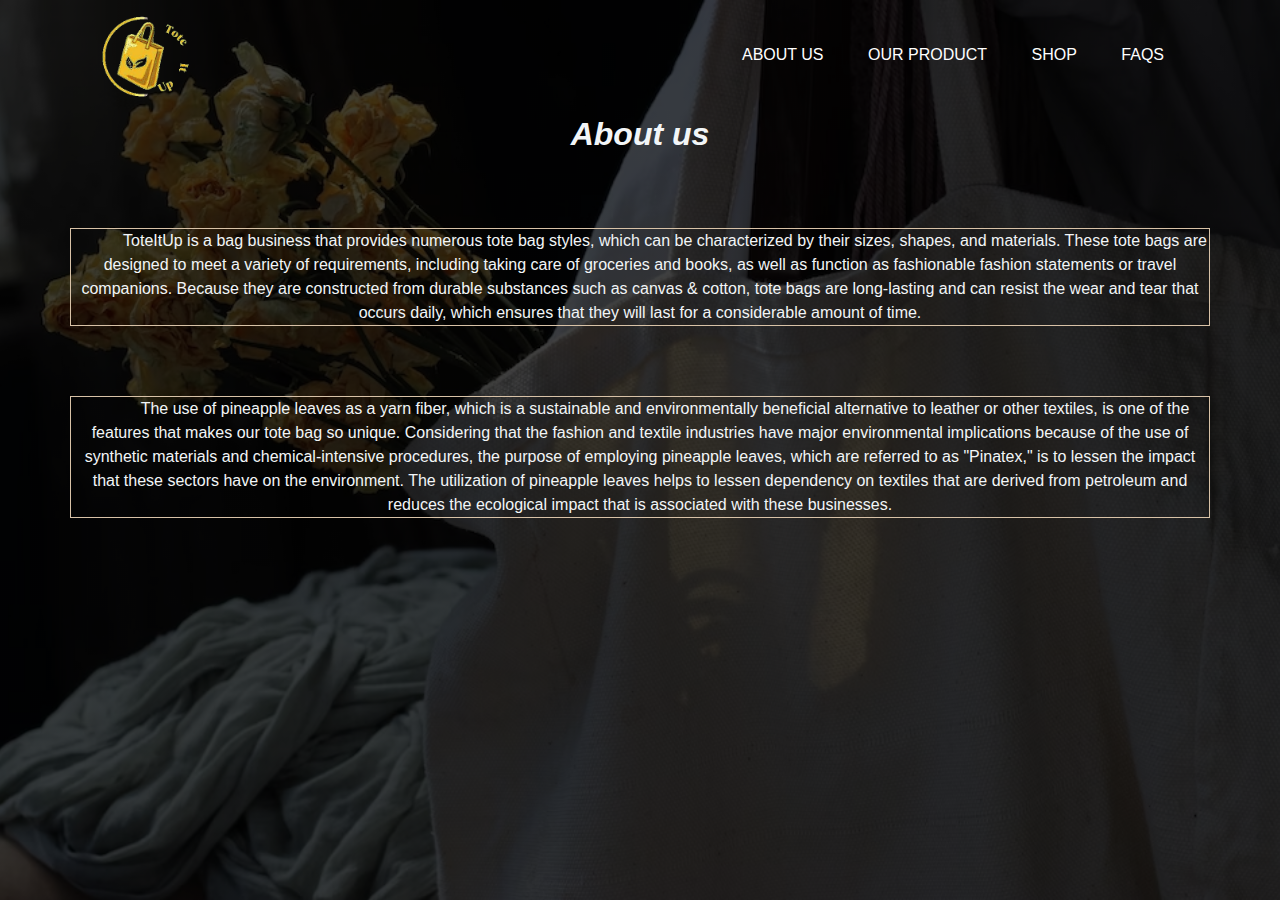
<file: about us.html>
<html>
<head>

<title> About Us</title>
   <link rel="stylesheet" href="about us.css">
</head>
<body>
    <div class="banner">
        <div class="navbar">
            <a href="index.html"><img src="image/logo_biz.png" class="logo"></a>
            <ul>
                <li><a href="index.html">ABOUT US</a></li>
                <li><a href="our product.html">OUR PRODUCT</a></li>
                <li><a href="shop.html">SHOP</a></li>
                <li><a href="faqs.html">FAQS</a></li>
            </ul>
        </div>

      <!-- Content -->

          <center><h1><i>About us</i></h1>
          

          <p class="big" align="center">ToteItUp is a bag business that provides numerous tote bag styles, which can be characterized by their sizes, shapes, and materials. These tote bags are designed to meet a variety of requirements, including taking care of groceries and books, as well as function as fashionable fashion statements or travel companions. Because they are constructed from durable substances such as canvas & cotton, tote bags are long-lasting and can resist the wear and tear that occurs daily, which ensures that they will last for a considerable amount of time.</p>
          
          <p class="big" align="center">The use of pineapple leaves as a yarn fiber, which is a sustainable and environmentally beneficial alternative to leather or other textiles, is one of the features that makes our tote bag so unique. Considering that the fashion and textile industries have major environmental implications because of the use of synthetic materials and chemical-intensive procedures, the purpose of employing pineapple leaves, which are referred to as "Pinatex," is to lessen the impact that these sectors have on the environment. The utilization of pineapple leaves helps to lessen dependency on textiles that are derived from petroleum and reduces the ecological impact that is associated with these businesses.</p>
          </body>
          </div>
</html>
</file>
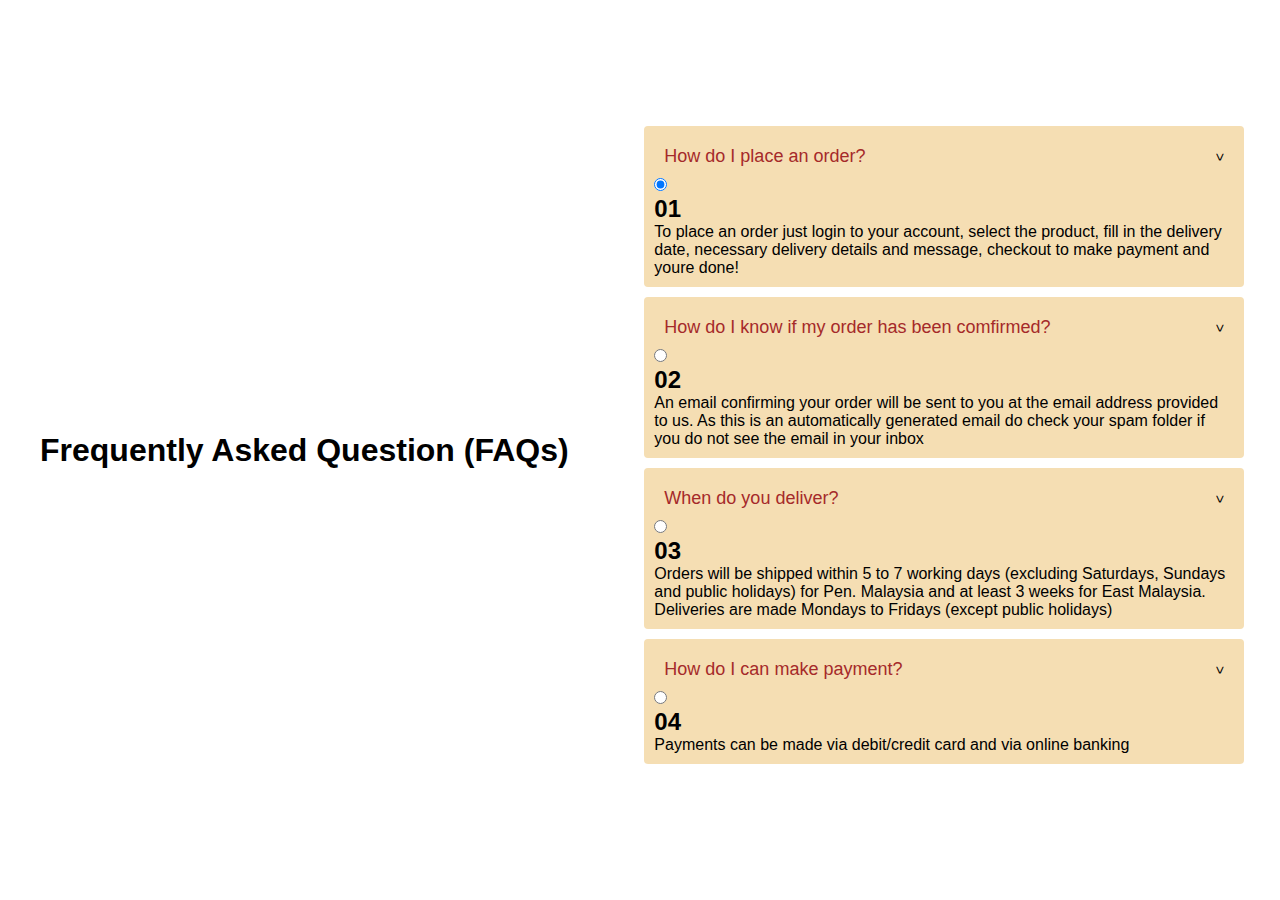
<file: faqs.html>
<!DOCTYPE html>
<html lang="en">
<head>
    <meta charset="UTF-8">
    <title>Faqs Page</title>
    <link rel="stylesheet" href="faqs.css">
</head>
<body>
    <div class="container">
        <h1>Frequently Asked Question (FAQs)</h1>
    </div>
    <ul id="placeorder">
        <li>
            <label for="first">How do I place an order?<span>&#x3e;</span></label>
            <div class="tab">
            <input type="radio" name="placeorder" id="first" checked>
                <h2>01</h2>
                <p>To place an order just login to your account, select the product, fill in the 
                delivery date, necessary delivery details and message, checkout to make payment and youre done!</p>
            </div>
        </li>
        <li>
            <label for="second">How do I know if my order has been comfirmed?<span>&#x3e;</span></label>
            <div class="tab">
            <input type="radio" name="placeorder" id="second">
                <h2>02</h2>
                <p>An email confirming your order will be sent to you at the email address provided to us. As this is an automatically 
                    generated email do check your spam folder if you do not see the email in your inbox</p>
            </div>
        </li>
        <li>
            <label for="third">When do you deliver?<span>&#x3e;</span></label>
            <div class="tab">
            <input type="radio" name="placeorder" id="third">
                <h2>03</h2>
                <p>Orders will be shipped within 5 to 7 working days (excluding Saturdays, Sundays and public holidays) 
                    for Pen. Malaysia and at least 3 weeks for East Malaysia. Deliveries are made Mondays to Fridays (except public holidays)</p>
            </div>
        </li>
        <li>
            <label for="forth">How do I can make payment?<span>&#x3e;</span></label>
            <div class="tab">
            <input type="radio" name="placeorder" id="forth">
                <h2>04</h2>
                <p>Payments can be made via debit/credit card and via online banking</p>
            </div>
        </li>
    </ul>  
</body>
</html>
</file>
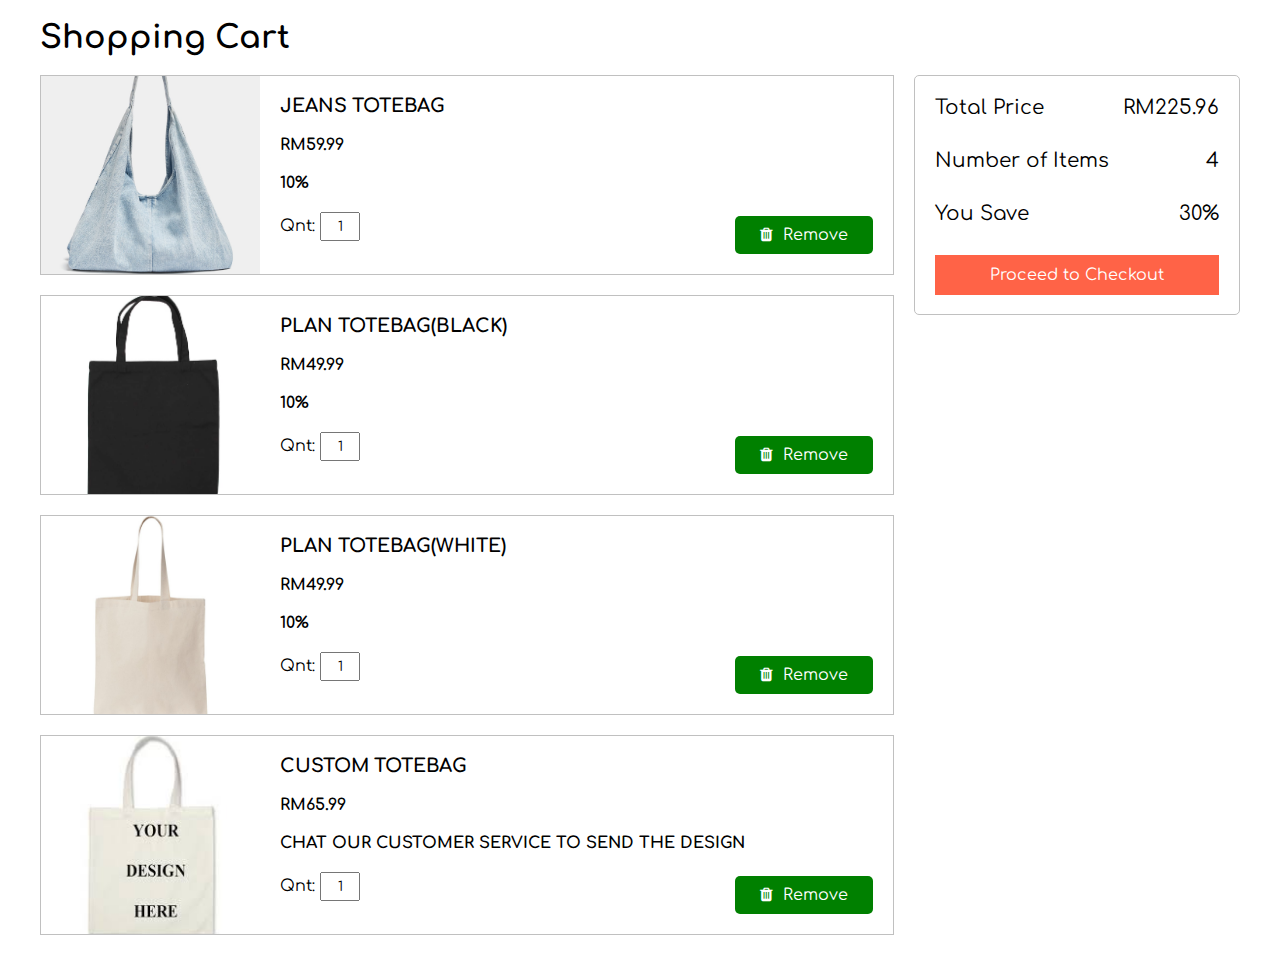
<file: shop.html>
<!DOCTYPE html>

<html>

<head>

	<title>Shopping Cart</title>

	<link rel="stylesheet" type="text/css" href="shop.css">

	<link rel="stylesheet" type="text/css" href="https://stackpath.bootstrapcdn.com/font-awesome/4.7.0/css/font-awesome.min.css">

</head>

<body>



<div class="container">

	<h1>Shopping Cart</h1>

	<div class="cart">

		<div class="products">

			<div class="product">

				<img src="gambar/jeanstotebag.jpg">

				<div class="product-info">

					<h3 class="product-name">JEANS TOTEBAG</h3>

					<h4 class="product-price">RM59.99</h4>

					<h4 class="product-offer">10%</h4>

					<p class="product-quantity">Qnt: <input value="1" name="">

					<p class="product-remove">

						<i class="fa fa-trash" aria-hidden="true"></i>

						<span class="remove">Remove</span>

					</p>

				</div>

			</div>

			<div class="product">

				<img src="gambar/totebag4.jpg">

				<div class="product-info">

					<h3 class="product-name">PLAN TOTEBAG(BLACK)</h3>

					<h4 class="product-price">RM49.99</h4>

					<h4 class="product-offer">10%</h4>

					<p class="product-quantity">Qnt: <input value="1" name="">

					<p class="product-remove">

						<i class="fa fa-trash" aria-hidden="true"></i>

						<span class="remove">Remove</span>

					</p>

				</div>

			</div>

            <div class="product2">

				<img src="gambar/totebag3.jpeg">

				<div class="product-info">

					<h3 class="product-name">PLAN TOTEBAG(WHITE)</h3>

					<h4 class="product-price">RM49.99</h4>

					<h4 class="product-offer">10%</h4>

					<p class="product-quantity">Qnt: <input value="1" name="">

					<p class="product-remove">

						<i class="fa fa-trash" aria-hidden="true"></i>

						<span class="remove">Remove</span>

					</p>

				</div>

			</div>

            <div class="product3">

				<img src="gambar/totebagcustom.jpeg">

				<div class="product-info">

					<h3 class="product-name">CUSTOM TOTEBAG</h3>

					<h4 class="product-price">RM65.99</h4>

					<h4 class="product-offer">CHAT OUR CUSTOMER SERVICE TO SEND THE DESIGN</h4>

					<p class="product-quantity">Qnt: <input value="1" >

					<p class="product-remove">

						<i class="fa fa-trash" aria-hidden="true"></i>

						<span class="remove">Remove</span>

					</p>

				</div>

			</div>


		</div>

		<div class="cart-total">

			<p>

				<span>Total Price</span>

				<span>RM225.96</span>

			</p>

			<p>

				<span>Number of Items</span>

				<span>4</span>

			</p>

			<p>

				<span>You Save</span>

				<span>30%</span>

			</p>

			<a href="checkout.html">Proceed to Checkout</a>

		</div>

	</div>

</div>



</body>


</html>
</file>
<file: about us.css>
*{
    margin: 0;
    padding: 0;
    font-family: sans-serif;
}
.banner{
    width: 100%;
    height: 100vh;
    background-image: linear-gradient(rgba(0,0,0,0.75),rgba(0,0,0,0.75)),url(image/tote\ bag\ wallpaper.jpg);
    background-size: cover;
    background-position: center;
}
.navbar{
    width: 85%;
    margin: auto;
    padding:10px 0;
    display: flex;
    align-items: center;
    justify-content: space-between;
}
.logo{
    width: 100px;
    cursor: pointer;
}
.navbar ul li{
    list-style: none;
    display: inline-block;
    margin: 0 20px;
    position: relative;
}
.navbar ul li a{
    text-decoration: none;
    color: #fff;
    text-transform: uppercase;
}
.navbar ul li::after{
    content: '';
    height: 3px;
    width: 0%;
    background: #eaee07;
    position: absolute;
    left: 0;
    bottom: -7;
    transition: 0.5s;
}
.navbar ul li:hover::after{
    width: 100%;
}
.content{
    width: 100%;
    position: absolute;
    top: 50%;
    transform: translate(0%);
    text-align: center;
    color:#fff
}
.content h1{
    font-size: 50px;
    margin-top:-70px;
}
.content p{
    margin: 20px auto;
    font-weight: 100;
    line-height: 25px;
}
button{
    width: 200px;
    padding: 20px 0 ;
    text-align: center;
    margin: 20px 10px;
    border-radius: 25px;
    font-weight: bold;
    border: 2px solid #eaee07;
    background: transparent;
    color: #fff;
    cursor: pointer;
    position: relative;
    overflow: hidden;
}
span{
    background: #eaee07;
    height:100%;
    width: 0%;
    border-radius: 25px;
    position: absolute;
    left:0;
    bottom: 0;
    z-index: -1;
    transition: 0.5s;
}
button:hover span{
    width: 100%;
}
button:hover{
    border: none;
}

    p.big {
      font-family: Arial;
       margin: 70px;
       border: 1px solid #D8C2A7;
       text-indent: 50px;
       line-height: 1.5;
     }
    


  body {
    margin: 0;
    font-family: 'Times New Roman', Times, serif;
    font-size: 1rem;
    font-weight: 400;
    line-height: 1.5;
    color: #f2f5f7;
    text-align: left;
    background-color: #fcfcfb; }
  
  [tabindex="-1"]:focus {
    outline: 0 !important; }
  
  hr {
    -webkit-box-sizing: content-box;
    box-sizing: content-box;
    height: 0;
    overflow: visible; }
  
  h1, h2, h3, h4, h5, h6 {
    margin-top: 0;
    margin-bottom: 0.5rem; }
  
  p {
    margin-top: 0;
    margin-bottom: 1rem; }
</file>
<file: faqs.css>
*{
    margin: 0;
    padding: 0;
    box-sizing: border-box;
    font-family: "Poppin", sans-serif;
}
body{
    display: flex;
    justify-content: center;
    align-items: center;
    min-height: 100vh;
   background: white;
}
.container{
    margin: 0 40px;
    max-width: 600px;
    display: flex;
    flex-direction: column;
    gap: 20px;
}
#placeorder{
    margin: 100px auto;
    width: 600px;
}
#placeorder li{
    list-style: none;
    width: 100%;
    margin-bottom: 10px;
    background: wheat;
    padding: 10px;
    border-radius: 4px;
}
#placeorder li label{
    padding: 10px;
    display: flex;
    align-items: center;
    justify-content: space-between;
    font-size: 18px;
    font-weight: 500;
    cursor: pointer;
    color: brown;
}
#placeorder li label span{
    transform: rotate(90deg);
    font-size: 14px;
    color: black;
}
#placeorder label + input[type="radio"]{
    display: none;
}
#placeorder .content{
    padding: 0 10px;
    line-height: 26px;
    max-height: 0;
    overflow: hidden;
    transition: max-height 0.5s;
}
#placeorder label + input[type="radio"]:checked + .content{
    max-height: 400px;
}
</file>
<file: shop.css>
@import url('https://fonts.googleapis.com/css2?family=Comfortaa&display=swap');
*{

	font-family: 'Comfortaa', cursive;

	margin: 0;

	padding: 0;

	box-sizing: border-box;

}

.container{

	max-width: 1200px;

	margin: 0 auto;

}

.container > h1{

	padding: 20px 0;

}

.cart{

	display: flex;

}

.products{

	flex: 0.75;

}

.product{

	display: flex;

	width: 100%;

	height: 200px;

	overflow: hidden;

	border: 1px solid silver;

	margin-bottom: 20px;

}

.product:hover{

	border: none;

	box-shadow: 2px 2px 4px rgba(0,0,0,0.2);

	transform: scale(1.01);

}

.product > img{

	width: 300px;

	height: 200px;

	object-fit: cover;

}

.product > img:hover{

	transform: scale(1.04);

}

.product-info{

	padding: 20px;

	width: 100%;

	position: relative;

}

.product-name, .product-price, .product-offer{

	margin-bottom: 20px;

}

.product-remove{

	position: absolute;

	bottom: 20px;

	right: 20px;

	padding: 10px 25px;

	background-color: green;

	color: white;

	cursor: pointer;

	border-radius: 5px;

}

.product-remove:hover{

	background-color: white;

	color: green;

	font-weight: 600;

	border: 1px solid green;

}

.product-quantity > input{

	width: 40px;

	padding: 5px;

	text-align: center;

}

.fa{

	margin-right: 5px;

}

.product2{

	flex: 0.75;

}

.product2{

	display: flex;

	width: 100%;

	height: 200px;

	overflow: hidden;

	border: 1px solid silver;

	margin-bottom: 20px;

}

.product2:hover{

	border: none;

	box-shadow: 2px 2px 4px rgba(0,0,0,0.2);

	transform: scale(1.01);

}

.product2 > img{

	width: 300px;

	height: 200px;

	object-fit: cover;

}

.product2 > img:hover{

	transform: scale(1.04);

}

.product2-info{

	padding: 20px;

	width: 100%;

	position: relative;

}

.product2-name, .product2-price, .product2-offer{

	margin-bottom: 20px;

}

.product2-remove{

	position: absolute;

	bottom: 20px;

	right: 20px;

	padding: 10px 25px;

	background-color: green;

	color: white;

	cursor: pointer;

	border-radius: 5px;

}

.product2-remove:hover{

	background-color: white;

	color: green;

	font-weight: 600;

	border: 1px solid green;

}

.product2-quantity > input{

	width: 40px;

	padding: 5px;

	text-align: center;

}

.fa{

	margin-right: 5px;

}

.product3{

	flex: 0.75;

}

.product3{

	display: flex;

	width: 100%;

	height: 200px;

	overflow: hidden;

	border: 1px solid silver;

	margin-bottom: 20px;

}

.product3:hover{

	border: none;

	box-shadow: 2px 2px 4px rgba(0,0,0,0.2);

	transform: scale(1.01);

}

.product3 > img{

	width: 300px;

	height: 200px;

	object-fit: cover;

}

.product3 > img:hover{

	transform: scale(1.04);

}

.product3-info{

	padding: 20px;

	width: 100%;

	position: relative;

}

.product3-name, .product3-price, .product3-offer{

	margin-bottom: 20px;

}

.product3-remove{

	position: absolute;

	bottom: 20px;

	right: 20px;

	padding: 10px 25px;

	background-color: green;

	color: white;

	cursor: pointer;

	border-radius: 5px;

}

.product3-remove:hover{

	background-color: white;

	color: green;

	font-weight: 600;

	border: 1px solid green;

}

.product3-quantity > input{

	width: 40px;

	padding: 5px;

	text-align: center;

}

.fa{

	margin-right: 5px;

}

.cart-total{

	flex: 0.25;

	margin-left: 20px;

	padding: 20px;

	height: 240px;

	border: 1px solid silver;

	border-radius: 5px;

}

.cart-total p{

	display: flex;

	justify-content: space-between;

	margin-bottom: 30px;

	font-size: 20px;

}

.cart-total a{

	display: block;

	text-align: center;

	height: 40px;

	line-height: 40px;

	background-color: tomato;

	color: white;

	text-decoration: none;

}

.cart-total a:hover{

	background-color: red;

}

@media screen and (max-width: 700px){

	.remove{

		display: none;

	}

	.product{

		height: 150px;

	}

	.product > img{

		height: 150px;

		width: 200px;

	}

	.product-name, .product-price, .product-offer{

		margin-bottom: 10px;

	}

}

@media screen and (max-width: 900px){

	.cart{

		flex-direction: column;

	}

	.cart-total{

		margin-left: 0;

		margin-bottom: 20px;

	}

}

@media screen and (max-width: 1220px){

	.container{

		max-width: 95%;

	}

}
</file>
